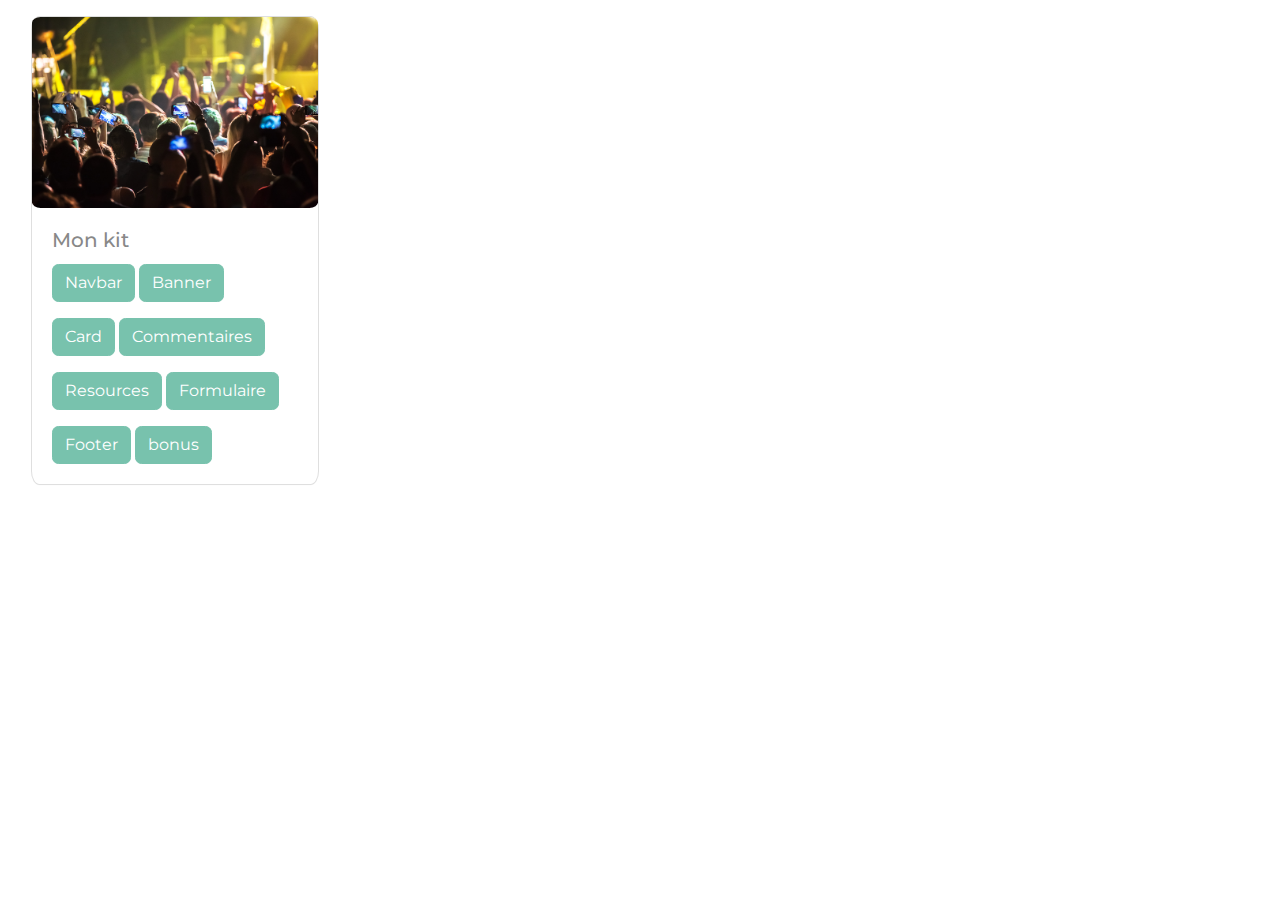
<file: index.html>
<!DOCTYPE html>
<html lang="en">
  <head>
    <meta charset="utf-8">
    <title>Banner</title>
    <meta name="KIT UI" content="KIT UI">
    <link rel="stylesheet" type="text/css" href="bootstrap.css">
    <link rel="stylesheet" type="text/css" href="style.css">
    <script src="https://code.jquery.com/jquery-3.2.1.slim.min.js" integrity="sha384-KJ3o2DKtIkvYIK3UENzmM7KCkRr/rE9/Qpg6aAZGJwFDMVNA/GpGFF93hXpG5KkN" crossorigin="anonymous"></script>
    <script src="https://cdnjs.cloudflare.com/ajax/libs/popper.js/1.12.9/umd/popper.min.js" integrity="sha384-ApNbgh9B+Y1QKtv3Rn7W3mgPxhU9K/ScQsAP7hUibX39j7fakFPskvXusvfa0b4Q" crossorigin="anonymous"></script>
    <script src="https://maxcdn.bootstrapcdn.com/bootstrap/4.0.0/js/bootstrap.min.js" integrity="sha384-JZR6Spejh4U02d8jOt6vLEHfe/JQGiRRSQQxSfFWpi1MquVdAyjUar5+76PVCmYl" crossorigin="anonymous"></script>
  </head>



  <body>

    <div class="container my-3 mx-3">
      <div class="card" style="width: 18rem;">
        <img class="card-img-top img-taille" src="event.jpg" alt="Card image cap">

          <div class="card-body">
              <h5 class="card-title"> Mon kit </h5>
              <a href="navbar.html" class="btn btn-primary">Navbar</a>
              <a href="banner.html" class="btn btn-primary">Banner</a>
              <p></p>
              <a href="card.html" class="btn btn-primary">Card</a>
              <a href="commentaires.html" class="btn btn-primary">Commentaires</a>
                <p></p>
              <a href="element.html" class="btn btn-primary">Resources</a>
              <a href="formulaire.html" class="btn btn-primary">Formulaire</a>
                <p></p>
              <a href="footer.html" class="btn btn-primary">Footer</a>
              <a href="bonus.html" class="btn btn-primary">bonus</a>

          </div>

      </div>
    </div>






  </body>
</html>
</file>
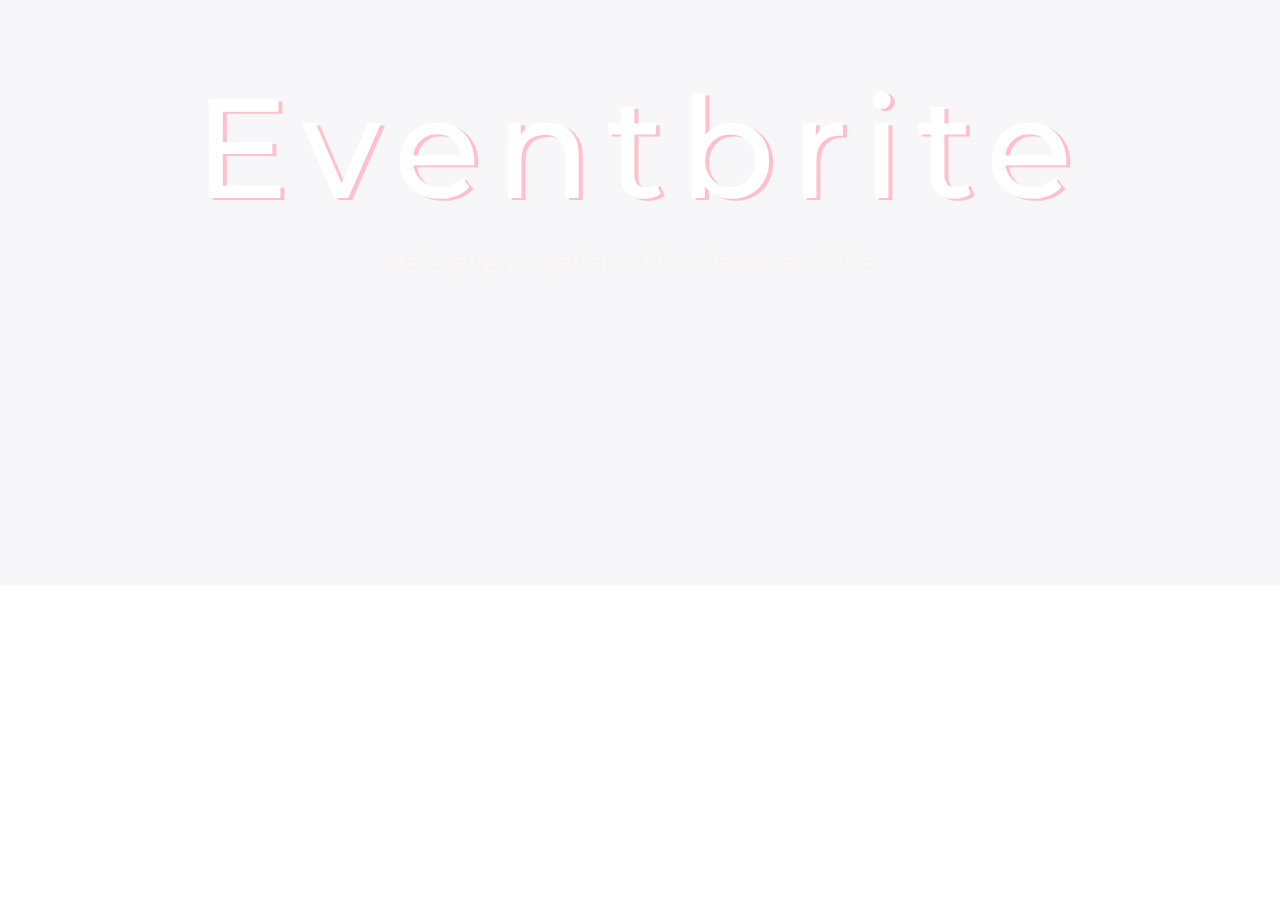
<file: banner.html>
<!DOCTYPE html>
<html lang="en">
  <head>
    <meta charset="utf-8">
    <title>Banner</title>
    <meta name="KIT UI" content="KIT UI">
    <link rel="stylesheet" type="text/css" href="bootstrap.css">
    <link rel="stylesheet" type="text/css" href="style.css">
    <script src="https://code.jquery.com/jquery-3.2.1.slim.min.js" integrity="sha384-KJ3o2DKtIkvYIK3UENzmM7KCkRr/rE9/Qpg6aAZGJwFDMVNA/GpGFF93hXpG5KkN" crossorigin="anonymous"></script>
    <script src="https://cdnjs.cloudflare.com/ajax/libs/popper.js/1.12.9/umd/popper.min.js" integrity="sha384-ApNbgh9B+Y1QKtv3Rn7W3mgPxhU9K/ScQsAP7hUibX39j7fakFPskvXusvfa0b4Q" crossorigin="anonymous"></script>
    <script src="https://maxcdn.bootstrapcdn.com/bootstrap/4.0.0/js/bootstrap.min.js" integrity="sha384-JZR6Spejh4U02d8jOt6vLEHfe/JQGiRRSQQxSfFWpi1MquVdAyjUar5+76PVCmYl" crossorigin="anonymous"></script>
  </head>



  <body>

    <div class="jumbotron" id="banner">
      <div class="container">
        <h1 class="text-center" id="title" >Eventbrite</h1>
        <p class="text-center" style="font-size:2vw;">Let's enjoy together all the pleasures of life !</p>
      </div>
    </div>

  </body>
</html>
</file>
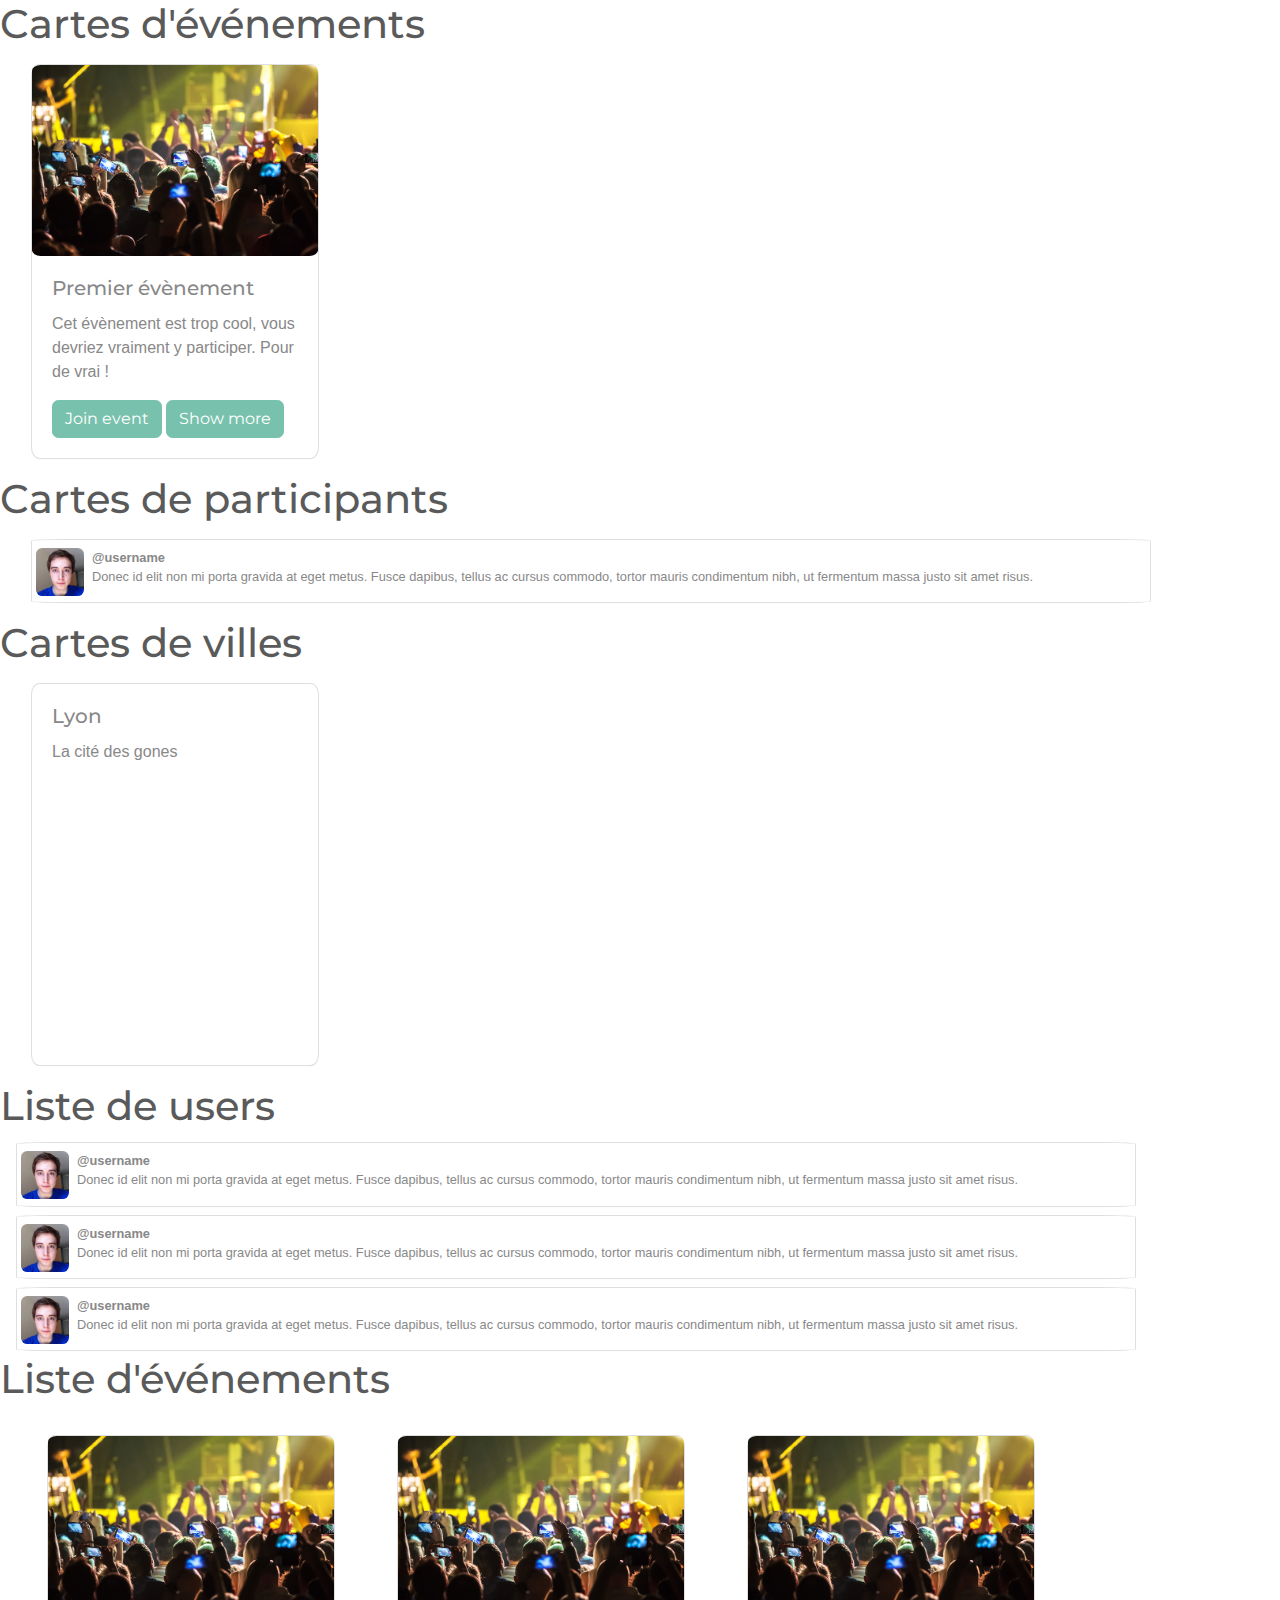
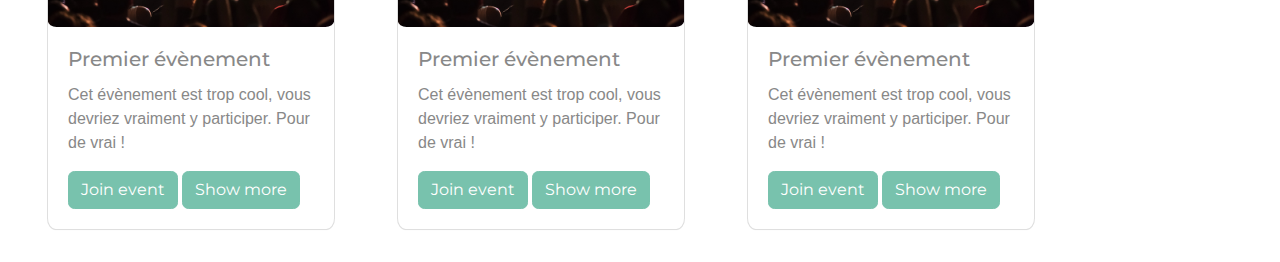
<file: card.html>
<!DOCTYPE html>
<html lang="en">
  <head>
    <meta charset="utf-8">
    <title>Banner</title>
    <meta name="KIT UI" content="KIT UI">
    <link rel="stylesheet" type="text/css" href="bootstrap.css">
    <link rel="stylesheet" type="text/css" href="style.css">
    <script src="https://code.jquery.com/jquery-3.2.1.slim.min.js" integrity="sha384-KJ3o2DKtIkvYIK3UENzmM7KCkRr/rE9/Qpg6aAZGJwFDMVNA/GpGFF93hXpG5KkN" crossorigin="anonymous"></script>
    <script src="https://cdnjs.cloudflare.com/ajax/libs/popper.js/1.12.9/umd/popper.min.js" integrity="sha384-ApNbgh9B+Y1QKtv3Rn7W3mgPxhU9K/ScQsAP7hUibX39j7fakFPskvXusvfa0b4Q" crossorigin="anonymous"></script>
    <script src="https://maxcdn.bootstrapcdn.com/bootstrap/4.0.0/js/bootstrap.min.js" integrity="sha384-JZR6Spejh4U02d8jOt6vLEHfe/JQGiRRSQQxSfFWpi1MquVdAyjUar5+76PVCmYl" crossorigin="anonymous"></script>
  </head>



  <body>

    <h1>Cartes d'événements</h1>

    <div class="container my-3 mx-3">
      <div class="card" style="width: 18rem;">
        <img class="card-img-top img-taille" src="event.jpg" alt="Card image cap">

          <div class="card-body">
              <h5 class="card-title">Premier évènement</h5>
              <p class="card-text">Cet évènement est trop cool, vous devriez vraiment y participer. Pour de vrai !</p>
              <a href="#" class="btn btn-primary">Join event</a>
              <a href="#" class="btn btn-primary">Show more</a>
          </div>

      </div>
    </div>

    <h1>Cartes de participants</h1>

    <div class="container my-3 mx-3">
      <div class="card" style="width: 70rem;" >
          <div class="media pt-2 pl-1">
            <img src="test.jpg" alt="" class="mr-2 rounded" style="width: 3rem;">
            <p class="media-body pb-3 mb-0 small lh-125 ">
              <strong class="d-block text-gray-dark">@username</strong>
              Donec id elit non mi porta gravida at eget metus. Fusce dapibus, tellus ac cursus commodo, tortor mauris condimentum nibh, ut fermentum massa justo sit amet risus.
            </p>
          </div>
        </div>
      </div>


    <h1>Cartes de villes </h1>

    <div class="container my-3 mx-3">
      <div class="card" style="width: 18rem;">
          <div class="card-body">
              <h5 class="card-title">Lyon</h5>
              <p class="card-text">La cité des gones </p>
          </div>
          <div class="map"><iframe width="250" height="250" src="https://maps.google.com/maps?width=500&amp;height=250&amp;hl=en&amp;q=16%20rue%20de%20la%20Plaine%2C%2075020+(Teuf%20!)&amp;ie=UTF8&amp;t=&amp;z=15&amp;iwloc=B&amp;output=embed" frameborder="0" scrolling="no" marginheight="0" marginwidth="0"><a href="https://www.maps.ie/coordinates.html">gps coordinates</a></iframe></div><br />
      </div>
    </div>

    <h1>Liste de users </h1>

    <div class="row">
        <div class="container my-1 mx-3">
          <div class="card" style="width: 70rem;" >
              <div class="media pt-2 pl-1">
                <img src="test.jpg" alt="" class="mr-2 rounded" style="width: 3rem;">
                <p class="media-body pb-3 mb-0 small lh-125 ">
                  <strong class="d-block text-gray-dark">@username</strong>
                  Donec id elit non mi porta gravida at eget metus. Fusce dapibus, tellus ac cursus commodo, tortor mauris condimentum nibh, ut fermentum massa justo sit amet risus.
                </p>
              </div>
            </div>
          </div>
      </div>
      <div class="row">
        <div class="container my-1 mx-3">
          <div class="card" style="width: 70rem;" >
              <div class="media pt-2 pl-1">
                <img src="test.jpg" alt="" class="mr-2 rounded" style="width: 3rem;">
                <p class="media-body pb-3 mb-0 small lh-125 ">
                  <strong class="d-block text-gray-dark">@username</strong>
                  Donec id elit non mi porta gravida at eget metus. Fusce dapibus, tellus ac cursus commodo, tortor mauris condimentum nibh, ut fermentum massa justo sit amet risus.
                </p>
              </div>
            </div>
          </div>
      </div>
      <div class="row">
        <div class="container my-1 mx-3">
          <div class="card" style="width: 70rem;" >
              <div class="media pt-2 pl-1">
                <img src="test.jpg" alt="" class="mr-2 rounded" style="width: 3rem;">
                <p class="media-body pb-3 mb-0 small lh-125 ">
                  <strong class="d-block text-gray-dark">@username</strong>
                  Donec id elit non mi porta gravida at eget metus. Fusce dapibus, tellus ac cursus commodo, tortor mauris condimentum nibh, ut fermentum massa justo sit amet risus.
                </p>
              </div>
            </div>
          </div>
      </div>



    <h1>Liste d'événements</h1>

    <div class="row my-3 mx-3">
      <div class="column">
        <div class="container my-3 mx-3">
          <div class="card" style="width: 18rem;">
            <img class="card-img-top img-taille" src="event.jpg" alt="Card image cap">

              <div class="card-body">
                  <h5 class="card-title">Premier évènement</h5>
                  <p class="card-text">Cet évènement est trop cool, vous devriez vraiment y participer. Pour de vrai !</p>
                  <a href="#" class="btn btn-primary">Join event</a>
                  <a href="#" class="btn btn-primary">Show more</a>
              </div>

          </div>
        </div>
      </div>
      <div class="column">
        <div class="container my-3 mx-3">
          <div class="card" style="width: 18rem;">
            <img class="card-img-top img-taille" src="event.jpg" alt="Card image cap">

              <div class="card-body">
                  <h5 class="card-title">Premier évènement</h5>
                  <p class="card-text">Cet évènement est trop cool, vous devriez vraiment y participer. Pour de vrai !</p>
                  <a href="#" class="btn btn-primary">Join event</a>
                  <a href="#" class="btn btn-primary">Show more</a>
              </div>

          </div>
        </div>
      </div>
      <div class="column">
        <div class="container my-3 mx-3">
          <div class="card" style="width: 18rem;">
            <img class="card-img-top img-taille" src="event.jpg" alt="Card image cap">

              <div class="card-body">
                  <h5 class="card-title">Premier évènement</h5>
                  <p class="card-text">Cet évènement est trop cool, vous devriez vraiment y participer. Pour de vrai !</p>
                  <a href="#" class="btn btn-primary">Join event</a>
                  <a href="#" class="btn btn-primary">Show more</a>
              </div>

          </div>
        </div>
      </div>

    </div>




  </body>
</html>
</file>
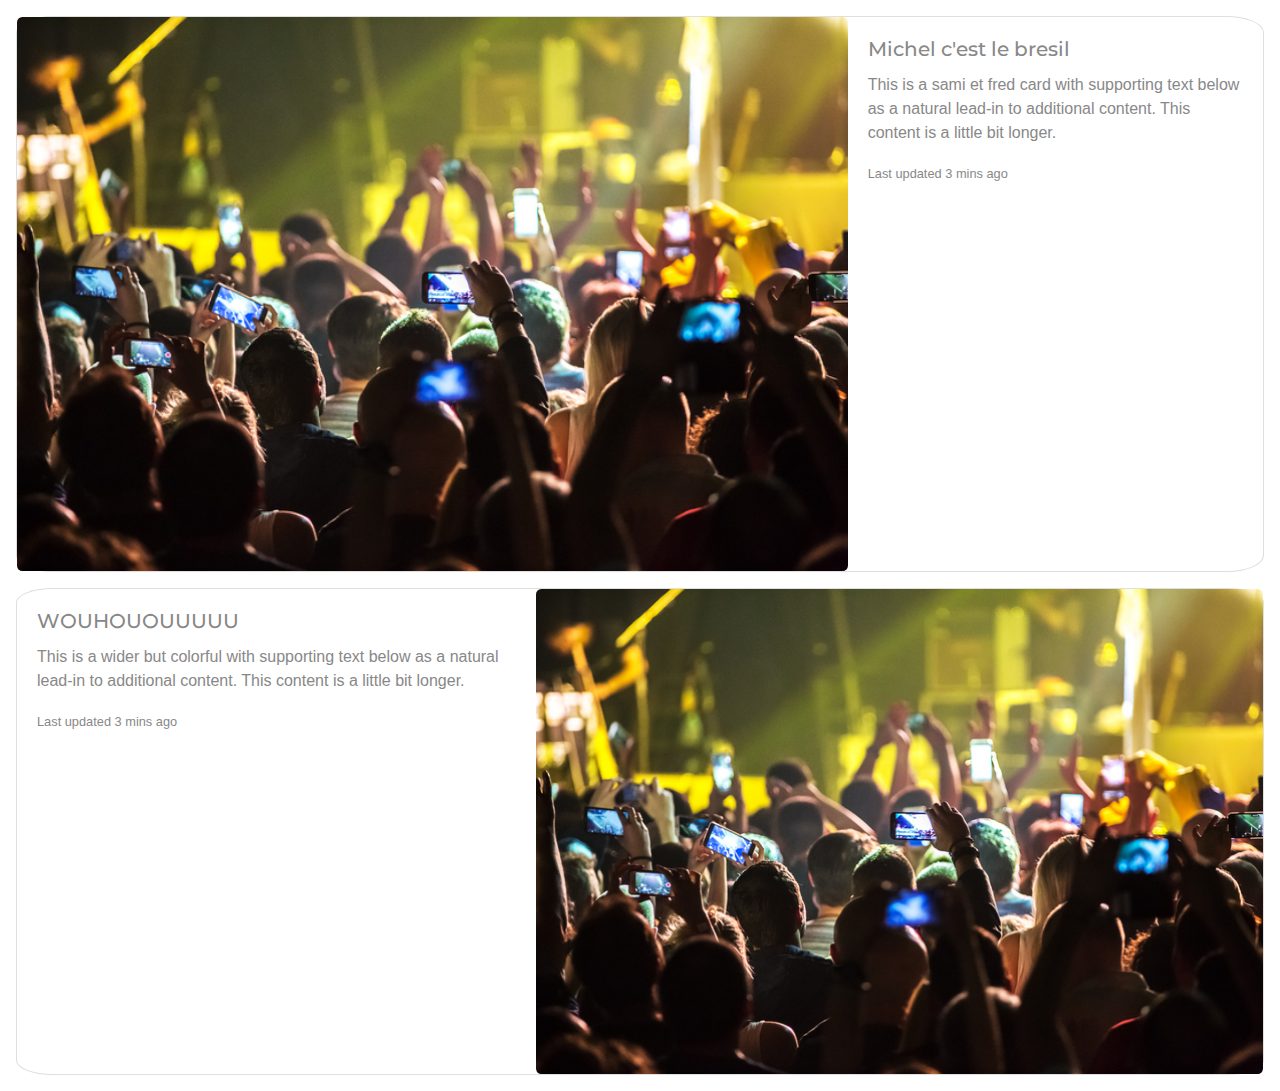
<file: element.html>
<!DOCTYPE html>
<html lang="en">
  <head>
    <meta charset="utf-8">
    <title>Banner</title>
    <meta name="KIT UI" content="KIT UI">
    <link rel="stylesheet" type="text/css" href="bootstrap.css">
    <link rel="stylesheet" type="text/css" href="style.css">
    <script src="https://code.jquery.com/jquery-3.2.1.slim.min.js" integrity="sha384-KJ3o2DKtIkvYIK3UENzmM7KCkRr/rE9/Qpg6aAZGJwFDMVNA/GpGFF93hXpG5KkN" crossorigin="anonymous"></script>
    <script src="https://cdnjs.cloudflare.com/ajax/libs/popper.js/1.12.9/umd/popper.min.js" integrity="sha384-ApNbgh9B+Y1QKtv3Rn7W3mgPxhU9K/ScQsAP7hUibX39j7fakFPskvXusvfa0b4Q" crossorigin="anonymous"></script>
    <script src="https://maxcdn.bootstrapcdn.com/bootstrap/4.0.0/js/bootstrap.min.js" integrity="sha384-JZR6Spejh4U02d8jOt6vLEHfe/JQGiRRSQQxSfFWpi1MquVdAyjUar5+76PVCmYl" crossorigin="anonymous"></script>
  </head>



  <body>




    <div class="card mb-3 my-3 mx-3" style="max-width: 10000px;">
      <div class="row no-gutters">
        <div class="col-md-8">
          <img src="event.jpg" class="card-img" alt="...">
        </div>
        <div class="col-md-4">
          <div class="card-body">
            <h5 class="card-title">Michel c'est le bresil</h5>
            <p class="card-text">This is a sami et fred card with supporting text below as a natural lead-in to additional content. This content is a little bit longer.</p>
            <p class="card-text"><small class="text-muted">Last updated 3 mins ago</small></p>
          </div>
        </div>
      </div>
    </div>

    <div class="card mb-3 my-3 mx-3" style="max-width: 10000px;">
      <div class="row no-gutters">
        <div class="col-md-5">
          <div class="card-body">
            <h5 class="card-title">WOUHOUOUUUUU</h5>
            <p class="card-text">This is a wider but colorful  with supporting text below as a natural lead-in to additional content. This content is a little bit longer.</p>
            <p class="card-text"><small class="text-muted">Last updated 3 mins ago</small></p>
          </div>
        </div>

        <div class="col-md-7">
          <img src="event.jpg" class="card-img" alt="...">
        </div>
      </div>
    </div>




  </body>
</html>
</file>
<file: style.css>
.logo {
  max-width: 3%;

  margin-left: auto;
  margin-right: 3px;

}



#footer {
  position: absolute;
  bottom: 0;
  width: 100%;
  height: 2.5rem;
        /* Footer height */
}

#banner{
  border-radius: 0;
  background-image: url("https://cdn.pixabay.com/photo/2017/11/24/10/43/admission-2974645_1280.jpg");
  background-size: cover;
  background-position: center;
  background-repeat: no-repeat;
  height: 65vh;
  color: #F8F5F0
}
#title {
  color: white;
  text-align: center;
  letter-spacing: 15px;
  text-shadow: 4px 2px pink;
  font-size: 11vw;
}

.logo-form{
  max-width: 90px;
}

.map {
  margin: 0 auto;
  width: 250px;
  border-radius: 20px;
}
iframe {
  border-radius: 10px
}

.img-taille {
  border-radius: 3%;
  max-width: 100%;
  margin-left: auto;
  margin-right: auto;
}
.img-participant{
  border-radius: 50%;
  max-width: 40%;
  margin-left: auto;
  margin-right: auto;
  margin-top: 5%;
}

.card{
  border-radius: 3%;
  box-shadow: 0 0.5px 0.5px 0 rgba(0, 0, 0, 0.02);

}
.card:hover {
  box-shadow: 0 6px 20px 0 rgba(0, 0, 0, 0.19);

}



@media (min-width: 0) {
    .g-mr-15 {
        margin-right: 1.07143rem !important;
    }
}
@media (min-width: 0){
    .g-mt-3 {
        margin-top: 0.21429rem !important;
    }
}

.g-height-50 {
    height: 50px;
}

.g-width-50 {
    width: 50px !important;
}

@media (min-width: 0){
    .g-pa-30 {
        padding: 2.14286rem !important;
    }
}

.g-bg-secondary {
    background-color: #fafafa !important;
}

.u-shadow-v18 {
    box-shadow: 0 5px 10px -6px rgba(0, 0, 0, 0.15);
}

.g-color-gray-dark-v4 {
    color: #777 !important;
}

.g-font-size-12 {
    font-size: 0.85714rem !important;
}

.media-comment {
    margin-top:20px
}




.to-back{
  position: absolute;
  top: 0;
  height: 65vh;
  width: 100%;
  background: linear-gradient(0.25turn, #325D88, #ebf8e1, #8E8C84);
  z-index: 0;
  margin-top: 0;
  padding-top: 0;
}

.event-page{
  position: relative;
  border-color: black;
  border-width: medium;
  z-index: 1;
}

#eventpage{
  border-radius: 10px;
}

#eventpage>*{
  border-color: red;
}

#photo-event{
    border-radius: 0;
    background-image: url("../Images/event.jpg");
    background-size: cover;
    background-position: center;
    background-repeat: no-repeat;
    height: 65vh;
    color: #F8F5F0;
    border-top-left-radius: 10px;
}

#right-event{
  background-color:#F3F3F3;
  border-top-right-radius: 10px;
}

#bottom{
  border-bottom-left-radius: 10px;
  border-bottom-right-radius: 10px;
}
</file>
